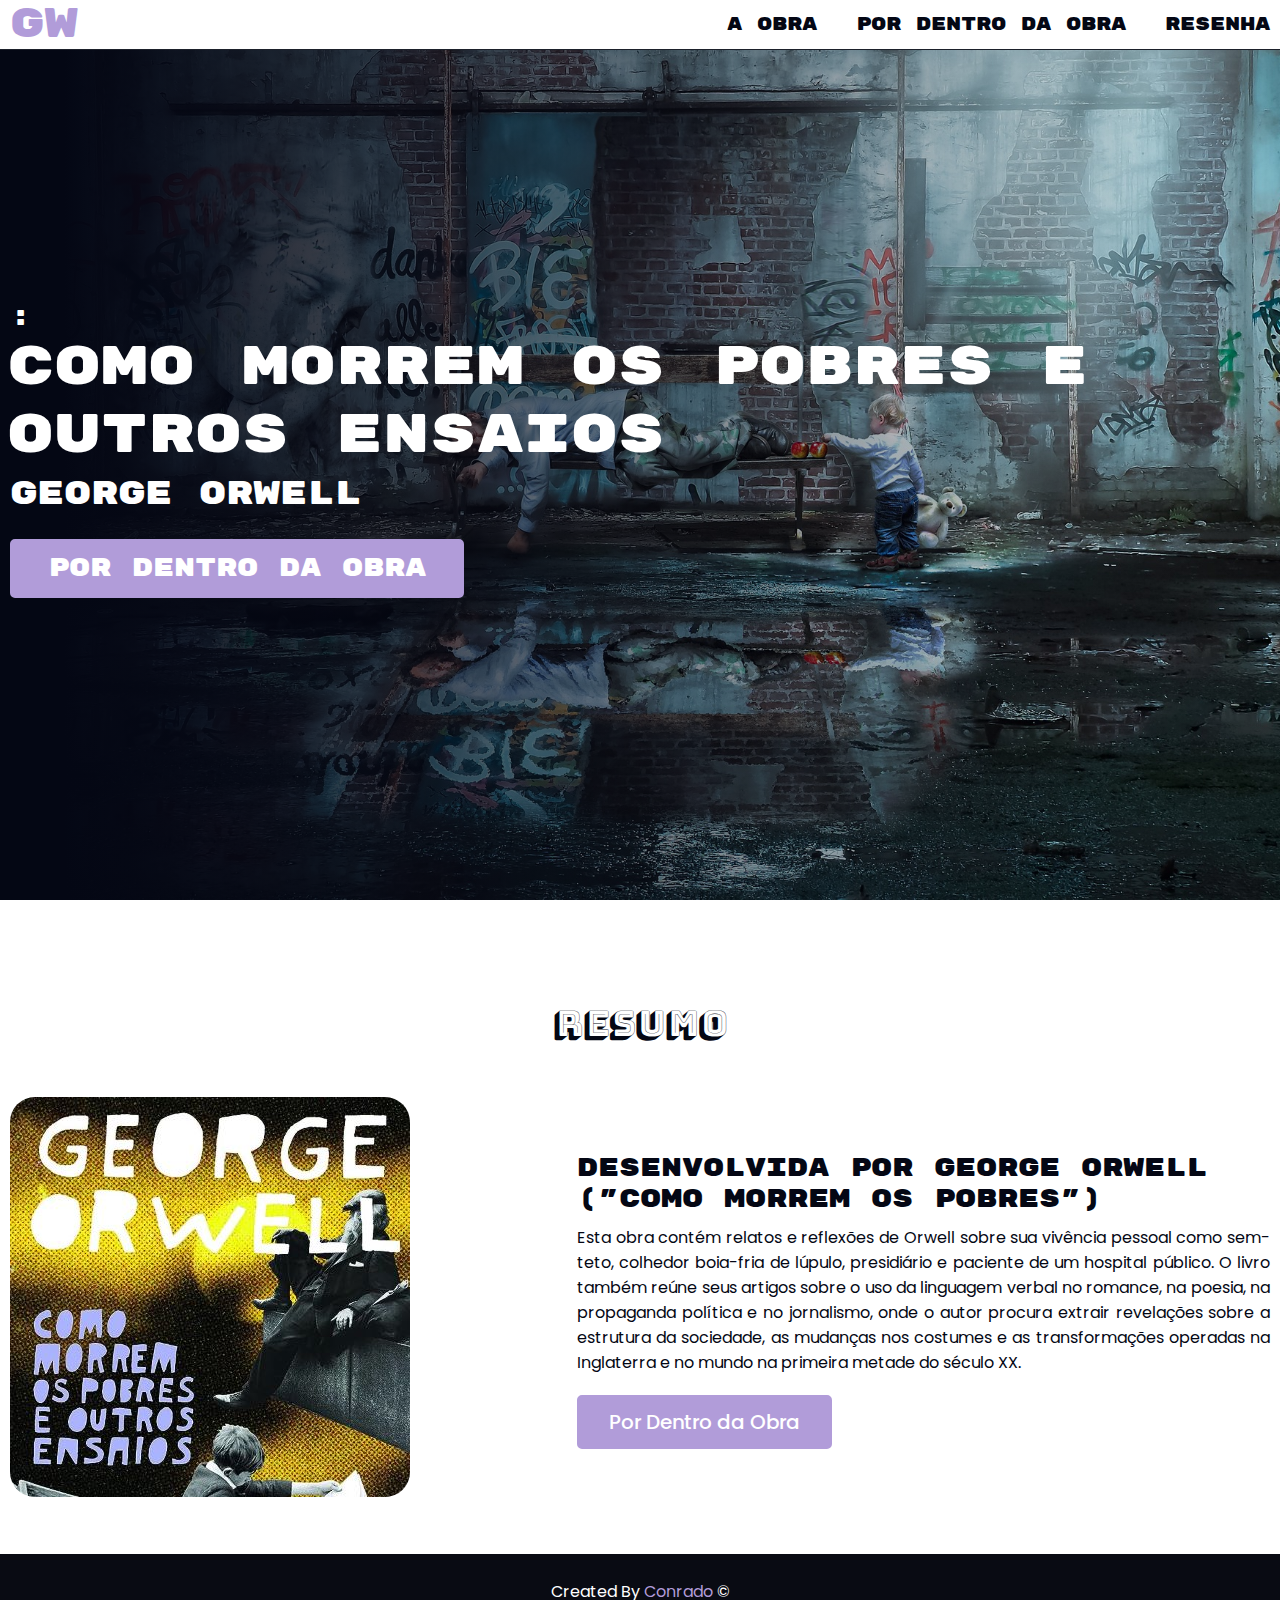
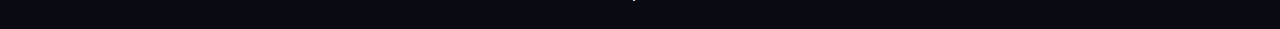
<file: index.html>
<!DOCTYPE html>
<html lang="pt-br">
<head>
    <meta charset="UTF-8">
    <meta name="viewport" content="width=device-width, initial-scale=1.0">
    <link rel="apple-touch-icon" sizes="180x180" href="images/apple-touch-icon.png">
    <link rel="icon" type="image/png" sizes="32x32" href="images/favicon-32x32.png">
    <link rel="icon" type="image/png" sizes="16x16" href="images/favicon-16x16.png">
    <link rel="manifest" href="images/site.webmanifest">
    <link rel="stylesheet" href="css/custom.css">
    <link rel="stylesheet" href="https://cdnjs.cloudflare.com/ajax/libs/font-awesome/6.0.0/css/all.min.css">
    <title>Como Morrem os pobres</title>
</head>
<body>
    <nav class="navbar">
        <div class="max-width">
            <div class="logo">
                <a href="index.html">gw</a>
            </div>
            <ul class="menu" id="menu-site">
                <li><a href="index.html">A Obra</a></li>
                <li><a href="por-dentro-da-obra.html">Por Dentro da Obra</a></li>
                <li><a href="resumo.html">Resenha</a></li>
            </ul>
            <div class="menu-btn" id="menu-btn">
                <i class="fa-solid fa-bars" id="menu-icon"></i>
            </div>
        </div>
    </nav>
    
    <section class="top">
        <div class="max-width">
            <div class="top-content">
               <div class="text-1">:</div> 
                <div class="text-2">Como morrem os Pobres e outros Ensaios</div>
                <div class="text-3">George Orwell</div>
                <a href="por-dentro-da-obra.html">Por Dentro da Obra</a>
            </div>
        </div>
    </section>

    <section class="premium">
        <div class="max-width">
            <h2 class="titulo">Resumo</h2>
            <div class="premium-conteudo">
                <div class="coluna esquerda">
                    <img src="images/livro.jpg" alt="servico premium" title="resumo da obra">
                </div>
                <div class="coluna direita">
                    <div class="text">Desenvolvida por George Orwell ("Como morrem os pobres")</div>
                    <p>Esta obra contém relatos e reflexões de Orwell sobre sua vivência pessoal como sem-teto, colhedor boia-fria de lúpulo, presidiário e paciente de um hospital público. O livro também reúne seus artigos sobre o uso da linguagem verbal no romance, na poesia, na propaganda política e no jornalismo, onde o autor procura extrair revelações sobre a estrutura da sociedade, as mudanças nos costumes e as transformações operadas na Inglaterra e no mundo na primeira metade do século XX.</p>
                    <a href="por-dentro-da-obra.html">Por Dentro da Obra</a>
                </div>
            </div>
        </div>
    </section>

    <footer>
        <span>Created By <a href="https://github.com/Conradiz" target="_blank">Conrado</a> &copy;</span>
    </footer>
    <script src="js/custom.js"></script>
</body>
</html>
</file>
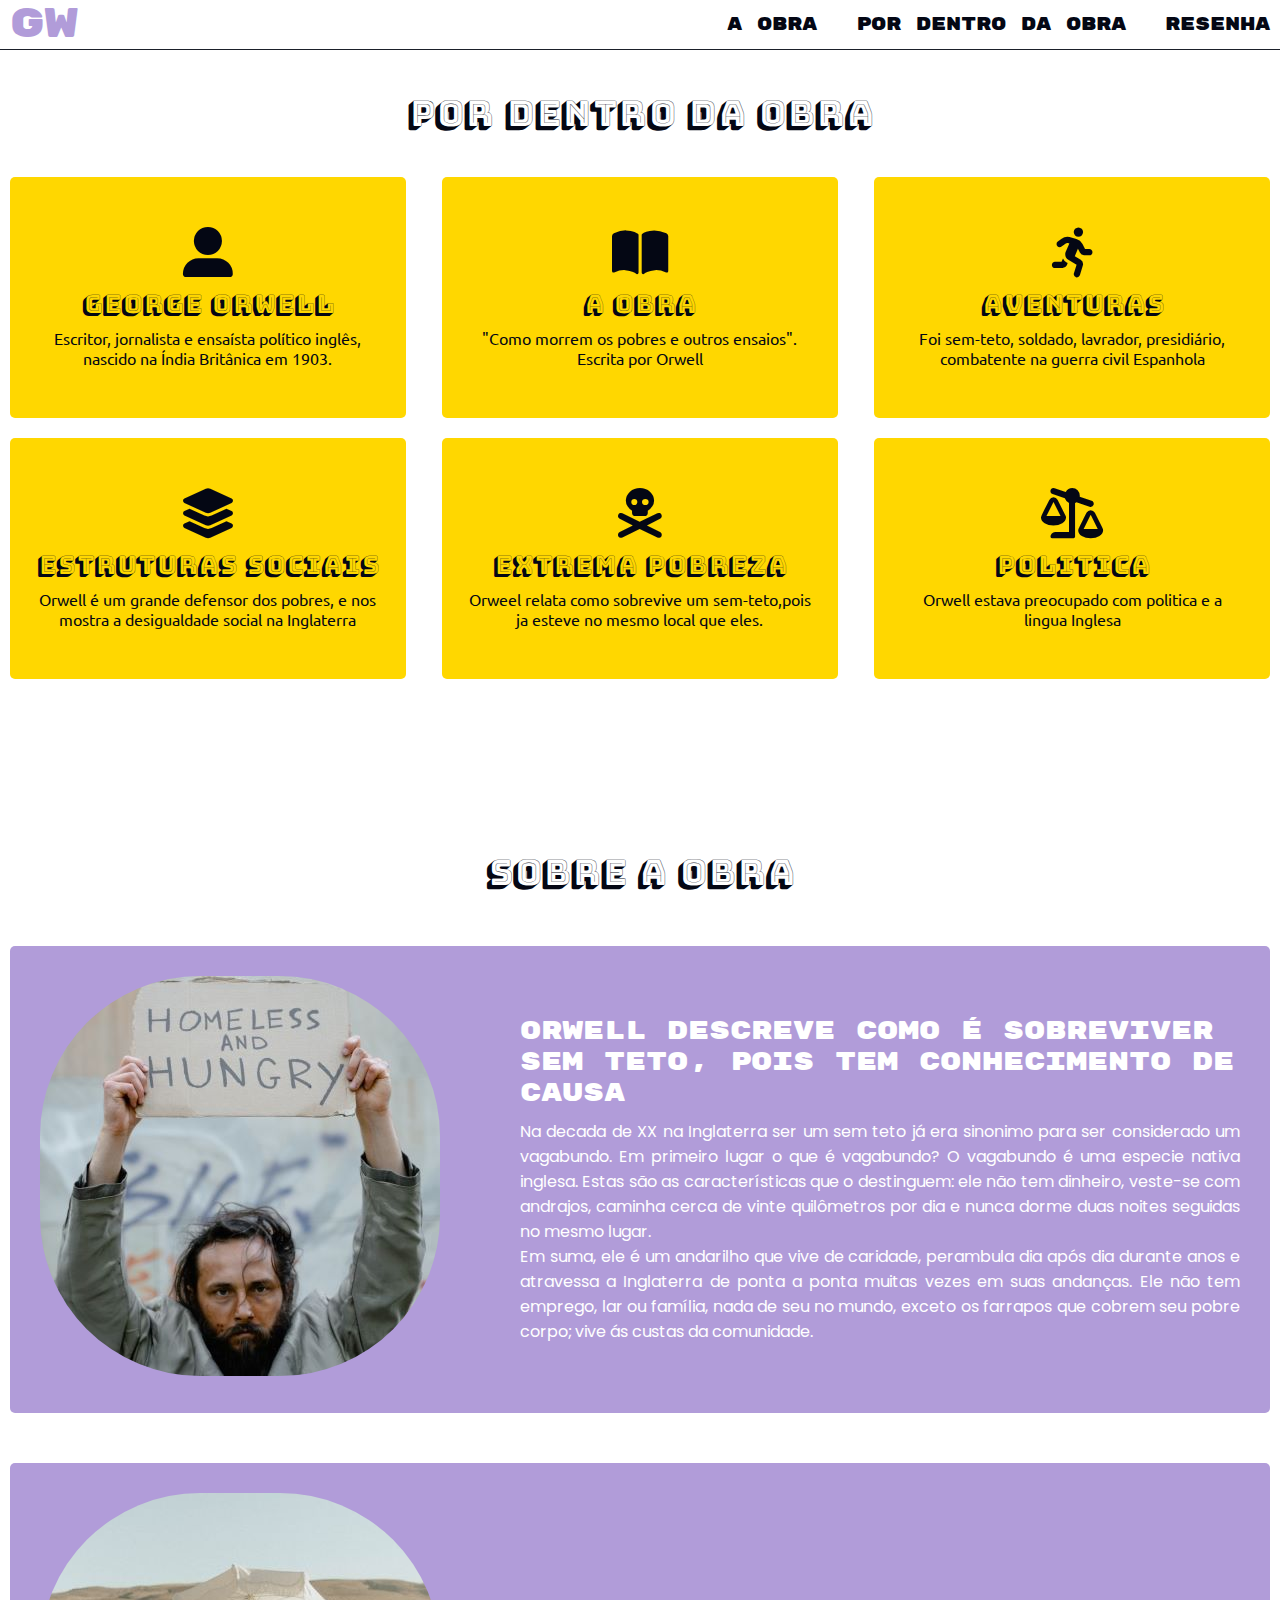
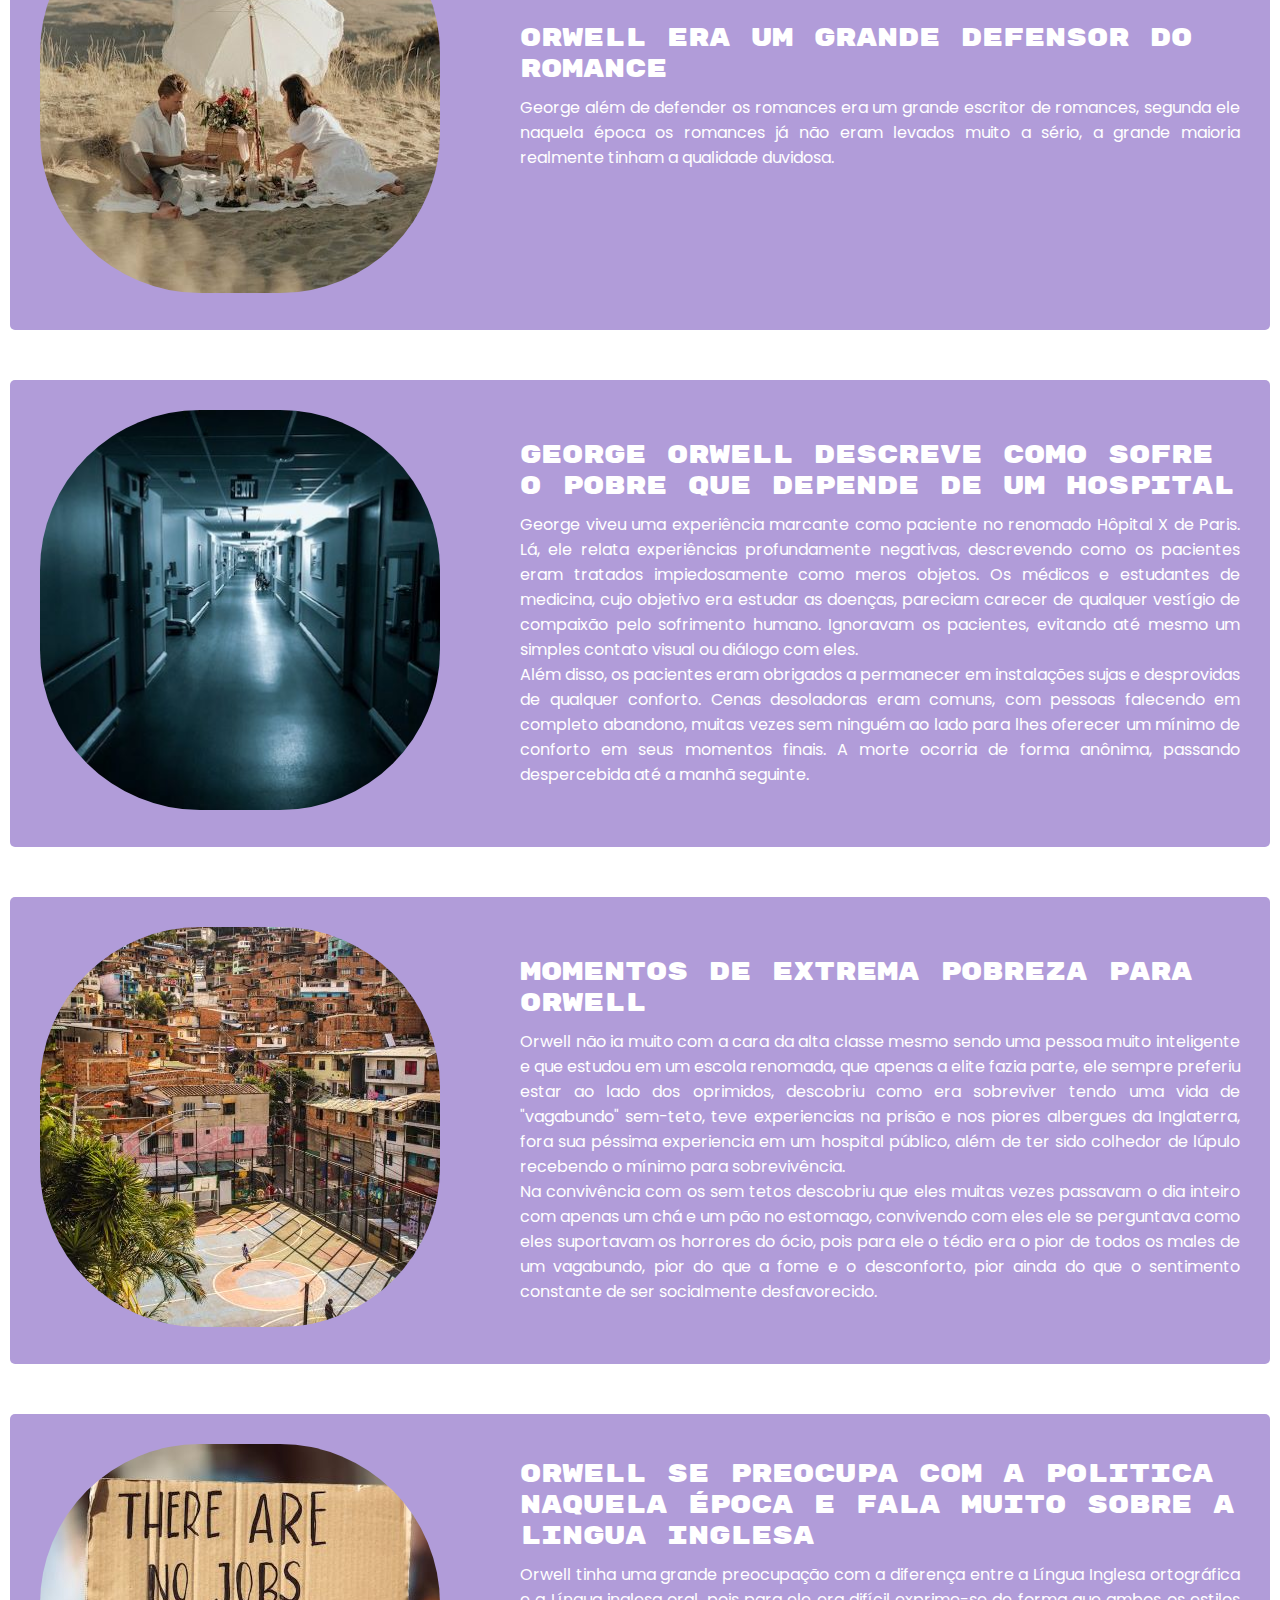
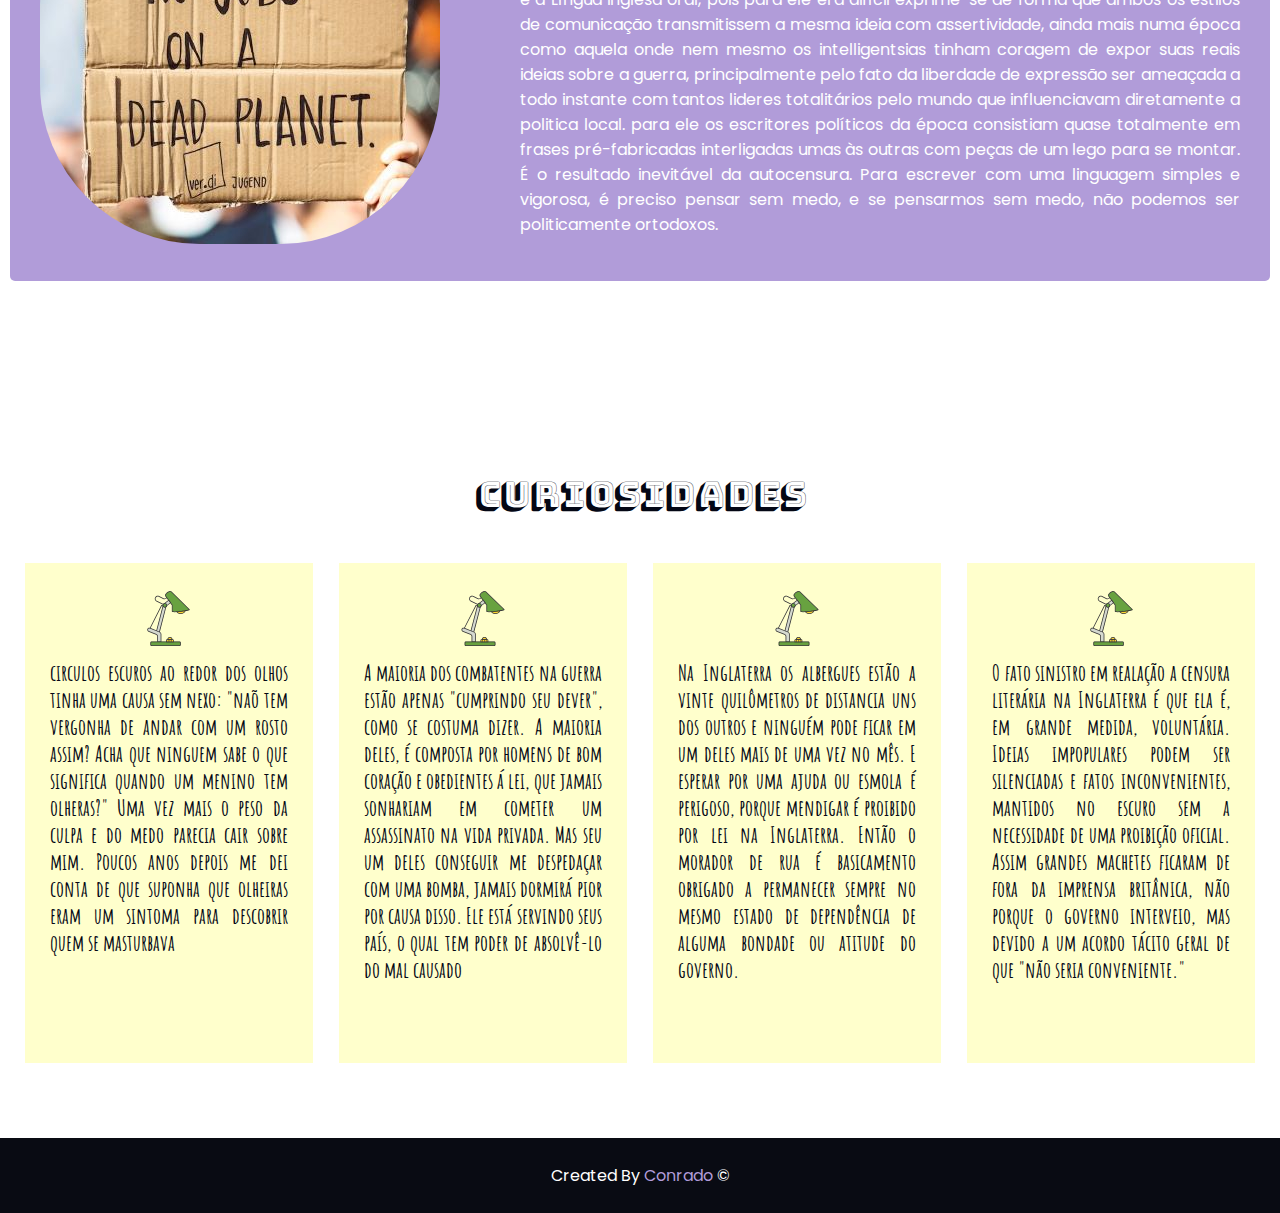
<file: por-dentro-da-obra.html>
<!DOCTYPE html>
<html lang="pt-br">
<head>
    <meta charset="UTF-8">
    <meta name="viewport" content="width=device-width, initial-scale=1.0">
    <link rel="apple-touch-icon" sizes="180x180" href="images/apple-touch-icon.png">
    <link rel="icon" type="image/png" sizes="32x32" href="images/favicon-32x32.png">
    <link rel="icon" type="image/png" sizes="16x16" href="images/favicon-16x16.png">
    <link rel="manifest" href="images/site.webmanifest">
    <link rel="stylesheet" href="css/custom.css">
    <link rel="stylesheet" href="https://cdnjs.cloudflare.com/ajax/libs/font-awesome/6.0.0/css/all.min.css">
    <title>Projeto - Layout</title>
</head>
<body>
    <nav class="navbar">
        <div class="max-width">
            <div class="logo">
                <a href="index.html">gw</a>
            </div>
            <ul class="menu" id="menu-site">
                <li><a href="index.html">A Obra</a></li>
                <li><a href="por-dentro-da-obra.html">Por Dentro da Obra</a></li>
                <li><a href="resumo.html">Resenha</a></li>
            </ul>
            <div class="menu-btn" id="menu-btn">
                <i class="fa-solid fa-bars" id="menu-icon"></i>
            </div>
        </div>
    </nav>
    <section class="servicos">
        <div class="max-width">
            <h2 class="titulo">Por Dentro da Obra</h2>
            <div class="serv-content">
                <div class="card">
                    <div class="box">
                        <i id="" class="fa-solid fa-user-large"></i>
                        <div class="text">George Orwell</div>
                        <p> Escritor, jornalista e ensaísta político inglês, nascido na Índia Britânica em 1903.</p>
                    </div>
                </div>
                <div class="card">
                    <div class="box">
                        <i id="" class="fa-solid fa-book-open"></i>
                        <div class="text">A Obra</div>
                        <p>"Como morrem os pobres e outros ensaios". Escrita por Orwell </p>
                    </div>
                </div>
                
                <div class="card">
                    <div class="box">
                        <i class="fa-solid fa-person-running"></i>
                        <div class="text">Aventuras</div>
                        <p>Foi sem-teto, soldado, lavrador, presidiário, combatente na guerra civil Espanhola</p>
                    </div>
                </div>
                <div class="card">
                    <div class="box">
                        <i class="fa-solid fa-layer-group"></i>
                        <div class="text">Estruturas Sociais</div>
                        <p> Orwell é um grande defensor dos pobres, e nos mostra a desigualdade social na Inglaterra </p>
                    </div>
                </div>
                <div class="card">
                    <div class="box">
                        <i class="fa-solid fa-skull-crossbones"></i>
                        <div class="text">Extrema pobreza</div>
                        <p>Orweel relata como sobrevive um sem-teto,pois ja esteve no mesmo local que eles.</p>
                    </div>
                </div>
                <div class="card">
                    <div class="box">
                        <i class="fa-solid fa-scale-unbalanced-flip"></i>
                        <div class="text">Politica</div>
                        <p>Orwell estava preocupado com politica e a lingua Inglesa</p>
                    </div>
                </div>
            </div>
        </div>
    </section>
   
    <section class="sobre">
        <div class="max-width">
            <h2 class="titulo">Sobre a Obra</h2>
            
            <div class="sobre-conteudo">
                <div class="coluna esquerda">
                    <img src="images/semteto.jpg" alt="Sobre Empresa">
                </div>
                <div class="coluna direita">
                    <div class="text">
                        Orwell descreve como é sobreviver sem teto, pois tem conhecimento de causa
                    </div>
                    <p>Na decada de XX na Inglaterra  ser um sem teto já era sinonimo para ser considerado um vagabundo. Em primeiro lugar o que é vagabundo? O vagabundo é uma especie nativa inglesa. Estas são as características que o destinguem: ele não tem dinheiro, veste-se com andrajos, caminha cerca de vinte quilômetros por dia e nunca dorme duas noites seguidas no mesmo lugar.<br> Em suma, ele é um andarilho que vive de caridade, perambula dia após dia durante anos e atravessa a Inglaterra de ponta a ponta muitas vezes em suas andanças. Ele não tem emprego, lar ou família, nada de seu no mundo, exceto os farrapos que cobrem seu pobre corpo; vive ás custas da comunidade.   </p>
                </div>
            </div>
            <div class="sobre-conteudo">
                <div class="coluna esquerda">
                    <img src="images/romance.jpg" alt="Sobre Empresa">
                </div>
                <div class="coluna direita">
                    <div class="text">
                        Orwell era um grande defensor do romance
                    </div>
                    <p>George além de defender os romances era um grande escritor de romances, segunda ele naquela época os romances já não eram levados muito a sério, a grande maioria realmente tinham a qualidade duvidosa.</p>
                </div>
            </div>
            <div class="sobre-conteudo">
                <div class="coluna esquerda">
                    <img src="images/hospital.jpg" alt="Sobre Empresa">
                </div>
                <div class="coluna direita">
                    <div class="text">
                        George Orwell descreve como sofre o pobre que depende de um hospital
                    </div>
                    <p>
                        George viveu uma experiência marcante como paciente no renomado Hôpital X de Paris. Lá, ele relata experiências profundamente negativas, descrevendo como os pacientes eram tratados impiedosamente como meros objetos. Os médicos e estudantes de medicina, cujo objetivo era estudar as doenças, pareciam carecer de qualquer vestígio de compaixão pelo sofrimento humano. Ignoravam os pacientes, evitando até mesmo um simples contato visual ou diálogo com eles.<br>
                        Além disso, os pacientes eram obrigados a permanecer em instalações sujas e desprovidas de qualquer conforto. Cenas desoladoras eram comuns, com pessoas falecendo em completo abandono, muitas vezes sem ninguém ao lado para lhes oferecer um mínimo de conforto em seus momentos finais. A morte ocorria de forma anônima, passando despercebida até a manhã seguinte.
                        </p>
                </div>
            </div>
            <div class="sobre-conteudo">
                <div class="coluna esquerda">
                    <img src="images/estrutura.jpg" alt="Sobre Empresa">
                </div>
                <div class="coluna direita">
                    <div class="text">
                        Momentos de extrema pobreza para Orwell 
                    </div>
                    <p>Orwell não ia muito com a cara da alta classe mesmo sendo uma pessoa muito inteligente e que estudou em um escola renomada, que apenas a elite fazia parte, ele sempre preferiu estar ao lado dos oprimidos, descobriu como era sobreviver tendo uma vida de "vagabundo" sem-teto, teve experiencias na prisão e nos piores albergues da Inglaterra, fora sua péssima experiencia em um hospital público, além de ter sido colhedor de lúpulo recebendo o mínimo para sobrevivência.<br> Na convivência com os sem tetos descobriu que eles muitas vezes passavam o dia inteiro com apenas um chá e um pão no estomago, convivendo com eles ele se perguntava como eles suportavam os horrores do ócio, pois para ele o tédio era o pior de todos os males de um vagabundo, pior do que a fome e o desconforto, pior ainda do que o sentimento constante de ser socialmente desfavorecido.</p>
                </div>
            </div>
            <div class="sobre-conteudo">
                <div class="coluna esquerda">
                    <img src="images/politica.jpg" alt="Sobre Empresa">
                </div>
                <div class="coluna direita">
                    <div class="text">
                        Orwell se preocupa com a Politica naquela época e fala muito sobre a lingua Inglesa
                    </div>
                    <p>
                        Orwell tinha uma grande preocupação com a diferença entre a Língua Inglesa ortográfica e a Língua inglesa oral, pois para ele era difícil exprime-se de forma que ambos os estilos de comunicação transmitissem a mesma ideia com assertividade, ainda mais numa época como aquela onde nem mesmo os intelligentsias tinham coragem de expor suas reais ideias sobre a guerra, principalmente pelo fato da liberdade de expressão ser ameaçada a todo instante com tantos lideres totalitários pelo mundo que influenciavam diretamente a politica local. para ele os escritores políticos da época consistiam quase totalmente em frases pré-fabricadas interligadas umas às outras com peças de um lego para se montar. É o resultado inevitável da autocensura. Para escrever com uma linguagem simples e vigorosa, é preciso pensar sem medo, e se pensarmos sem medo, não podemos ser politicamente ortodoxos.
                         </p>
                </div>
            </div>
        </div>
    </section>
    <section class="curiosidade">
        <div class="max-width">
            <h2 class="titulo-curio">Curiosidades</h2>
            <div class="conteudo-car">
                <div class="car">
                    <div class="inter">
                        <div class="iconn">
                            <img src="images/lamp.svg" alt="">
                        </div>
                        <p>circulos escuros ao redor dos olhos tinha uma causa sem nexo: "naõ tem vergonha de andar com um rosto assim? Acha que ninguem sabe o que significa quando um menino tem olheras?" Uma vez mais o peso da culpa e do medo parecia cair sobre mim. Poucos anos depois me dei conta de que suponha que olheiras eram um sintoma para descobrir quem se masturbava  </p>
                    </div>
                </div>
                <div class="car">
                    <div class="inter">
                        <div class="iconn">
                            <img src="images/lamp.svg" alt="">
                        </div>
                        <p>A maioria dos combatentes na guerra estão apenas "cumprindo seu dever", como se costuma dizer. A maioria deles, é composta por homens de bom coração e obedientes á lei, que jamais sonhariam em cometer um assassinato na vida privada. Mas seu um deles conseguir me despedaçar com uma bomba, jamais dormirá pior por causa disso. Ele está servindo seus país, o qual tem poder de absolvê-lo do mal causado </p>
                    </div>
                </div>
                <div class="car">
                    <div class="inter">
                        <div class="iconn">
                            <img src="images/lamp.svg" alt="">
                        </div>
                        <p>Na Inglaterra os albergues estão a vinte quilômetros de distancia uns dos outros e ninguém pode ficar em um deles mais de uma vez no mês. E esperar por uma ajuda ou esmola é perigoso, porque mendigar é proibido por lei na Inglaterra. Então o morador de rua é basicamento obrigado a permanecer sempre no mesmo estado de dependência de alguma bondade ou atitude do governo.</p>
                    </div>
                </div>
                <div class="car">
                    <div class="inter">
                        <div class="iconn">
                            <img src="images/lamp.svg" alt="">
                        </div>
                        <p> O fato sinistro em realação a censura literária na Inglaterra é que ela é, em grande medida, voluntária. Ideias impopulares podem ser silenciadas e fatos inconvenientes, mantidos no escuro sem a necessidade de uma proibição oficial. Assim grandes machetes ficaram de fora da imprensa britânica, não porque o governo interveio, mas devido a um acordo tácito geral de que "não seria conveniente." </p>
                    </div>
                </div>
            </div>
        </div>
    </section>
    <footer>
        <span>Created By <a href="https://github.com/Conradiz" target="_blank">Conrado</a> &copy;</span>
    </footer>
    <script src="js/custom.js"></script>
</body>
</html>
</file>
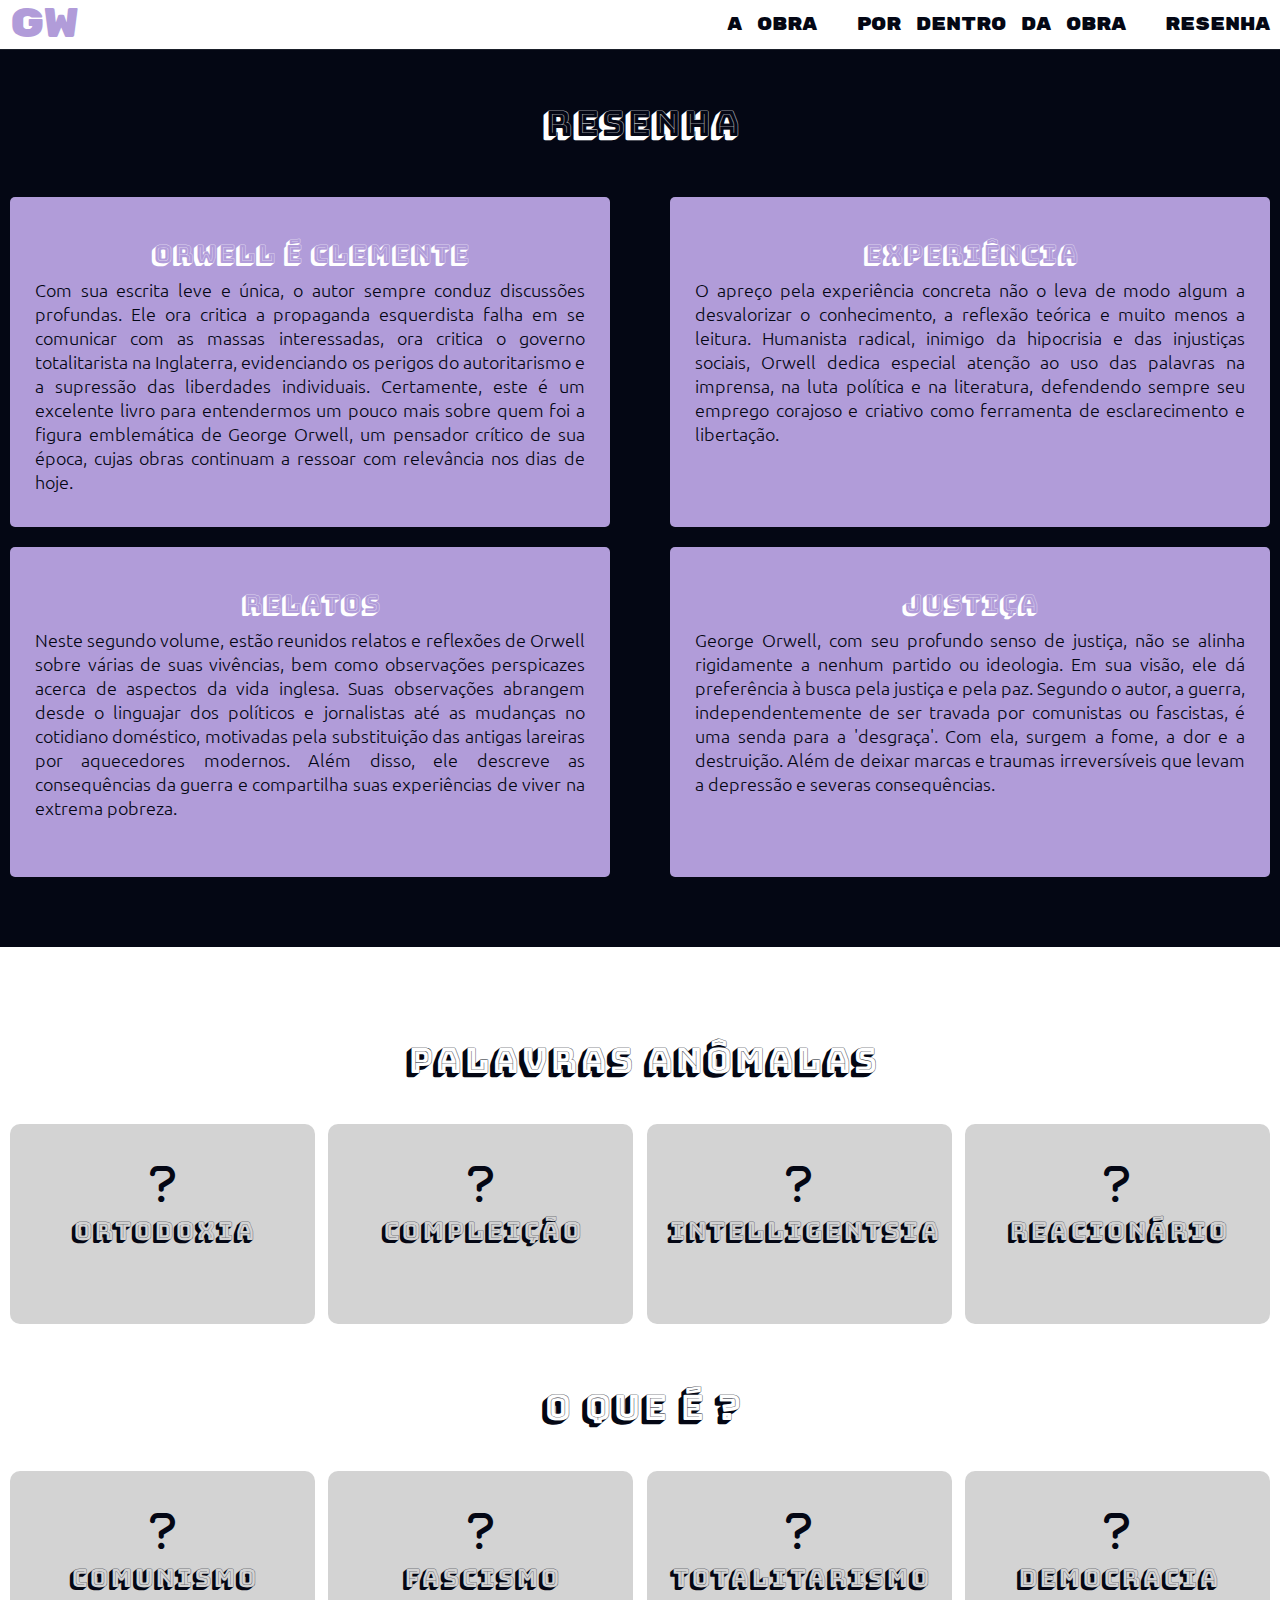
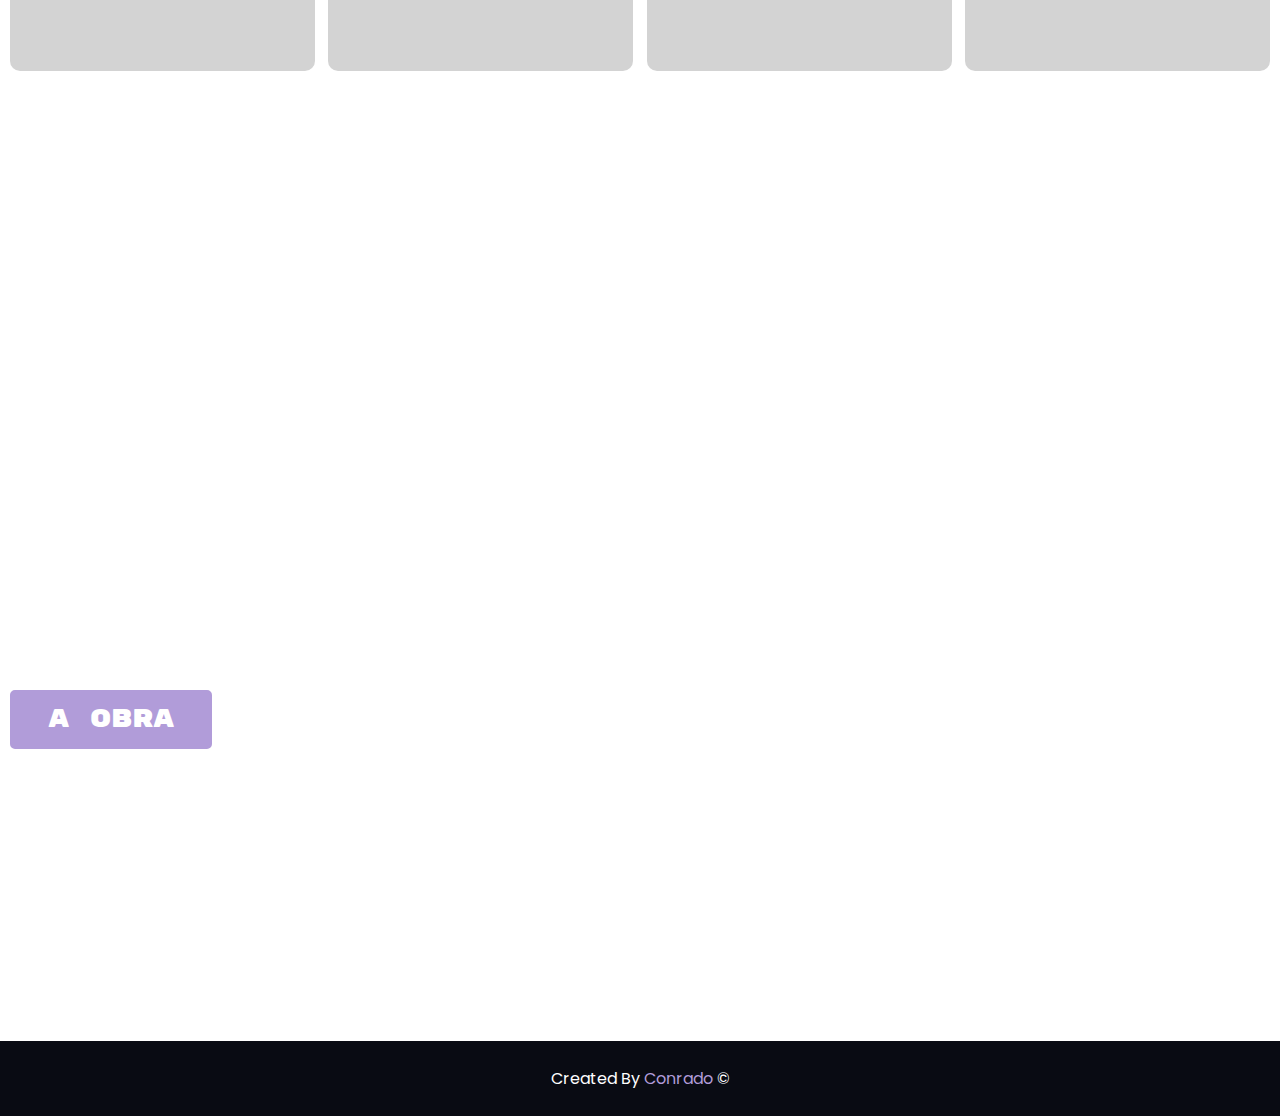
<file: resumo.html>
<!DOCTYPE html>
<html lang="pt-br">
<head>
    <meta charset="UTF-8">
    <meta name="viewport" content="width=device-width, initial-scale=1.0">
    <link rel="apple-touch-icon" sizes="180x180" href="images/apple-touch-icon.png">
    <link rel="icon" type="image/png" sizes="32x32" href="images/favicon-32x32.png">
    <link rel="icon" type="image/png" sizes="16x16" href="images/favicon-16x16.png">
    <link rel="manifest" href="images/site.webmanifest">
    <link rel="stylesheet" href="css/custom.css">
    <link rel="stylesheet" href="https://cdnjs.cloudflare.com/ajax/libs/font-awesome/6.0.0/css/all.min.css">
    <title>Projeto - Layout</title>
</head>
<body>
    <nav class="navbar">
        <div class="max-width">
            <div class="logo">
                <a href="index.html">gw</a>
            </div>
            <ul class="menu" id="menu-site">
                <li><a href="index.html">A Obra</a></li>
                <li><a href="por-dentro-da-obra.html">Por Dentro da Obra</a></li>
                <li><a href="resumo.html">Resenha</a></li>
            </ul>
            <div class="menu-btn" id="menu-btn">
                <i class="fa-solid fa-bars" id="menu-icon"></i>
            </div>
        </div>
    </nav>
        <section class="resenha">
            <div class="max-width">
                <h2 class="nome">Resenha</h2>
                <div class="conteud">
                    <div class="resun">
                        <div class="caixa">
                            <!--  <i id="" class="fa-solid fa-user-large"></i> -->    
                            <div class="texto"> Orwell é Clemente</div>
                            <p> Com sua escrita leve e única, o autor sempre conduz discussões profundas. Ele ora critica a propaganda esquerdista falha em se comunicar com as massas interessadas, ora critica o governo totalitarista na Inglaterra, evidenciando os perigos do autoritarismo e a supressão das liberdades individuais. Certamente, este é um excelente livro para entendermos um pouco mais sobre quem foi a figura emblemática de George Orwell, um pensador crítico de sua época, cujas obras continuam a ressoar com relevância nos dias de hoje.</p>
                            </div>
                    </div>
                    <div class="resun">
                        <div class="caixa">
                            <!--  <i id="" class="fa-solid fa-user-large"></i> -->    
                            <div class="texto">Experiência</div>
                            <p> O apreço pela experiência concreta não o leva de modo algum a desvalorizar o conhecimento, a reflexão teórica e muito menos a leitura. Humanista radical, inimigo da hipocrisia e das injustiças sociais, Orwell dedica especial atenção ao uso das palavras na imprensa, na luta política e na literatura, defendendo sempre seu emprego corajoso e criativo como ferramenta de esclarecimento e libertação.</p>
                            </div>
                    </div>
                    <div class="resun">
                        <div class="caixa">
                        <!--  <i id="" class="fa-solid fa-user-large"></i> -->    
                        <div class="texto">relatos</div>
                        <p> Neste segundo volume, estão reunidos relatos e reflexões de Orwell sobre várias de suas vivências, bem como observações perspicazes acerca de aspectos da vida inglesa. Suas observações abrangem desde o linguajar dos políticos e jornalistas até as mudanças no cotidiano doméstico, motivadas pela substituição das antigas lareiras por aquecedores modernos. Além disso, ele descreve as consequências da guerra e compartilha suas experiências de viver na extrema pobreza.</p>
                        </div>
                    </div>
                    <div class="resun">
                        <div class="caixa">
                        <!--  <i id="" class="fa-solid fa-user-large"></i> -->    
                        <div class="texto">justiça</div>
                        <p>George Orwell, com seu profundo senso de justiça, não se alinha rigidamente a nenhum partido ou ideologia. Em sua visão, ele dá preferência à busca pela justiça e pela paz. Segundo o autor, a guerra, independentemente de ser travada por comunistas ou fascistas, é uma senda para a 'desgraça'. Com ela, surgem a fome, a dor e a destruição. Além de deixar marcas e traumas irreversíveis que levam a depressão e severas consequências.</p>
                        </div>
                    </div>
                </div>
            </div>
        </section>
        <!--                                                                
        

        -->
        <section class="palavra">
        <div class="max-width">
            <h2 class="titul">Palavras Anômalas</h2>
            <div class="pala-content">
                <div class="cardi">
                    <div class="boxi" onmouseover="altera()" onmouseout="volta()">
                        <i class="fa-solid fa-question"></i>
                        <div class="texti">Ortodoxia</div>
                        <p id="msg"> <!-- Escritor, jornalista e ensaísta político inglês, nascido na Índia Britânica em 1903. --></p>
                    </div>
                </div>
                <div class="cardi">
                    <div class="boxi" onmouseover="altera2()" onmouseout="volta2()">
                        <i class="fa-solid fa-question"></i>
                        <div class="texti">Compleição</div>
                        <p id="msg2"></p>
                    </div>
                </div>
                <div class="cardi">
                    <div class="boxi" onmouseover="altera3()" onmouseout="volta3()">
                        <i class="fa-solid fa-question"></i>
                        <div class="texti">Intelligentsia</div>
                        <p id="msg3"></p>
                    </div>
                </div>
                <div class="cardi">
                    <div class="boxi" onmouseover="altera4()" onmouseout="volta4()">
                        <i class="fa-solid fa-question"></i>
                        <div class="texti">Reacionário</div>
                        <p id="msg4"></p>
                    </div>
                </div>
            </div>
            <h2 class="titul">O que é ?</h2>
            <div class="pala-content">
                <div class="cardi">
                    <div class="boxi" onmouseover="altera5()" onmouseout="volta5()" >
                        <i class="fa-solid fa-question"></i>
                        <div class="texti">Comunismo</div>
                        <p id="msg5"></p>
                    </div>
                </div>
                <div class="cardi">
                    <div class="boxi" onmouseover="altera6()"  onmouseout="volta6()">
                        <i class="fa-solid fa-question"></i>
                        <div class="texti">Fascismo</div>
                        <p id="msg6"></p>
                    </div>
                </div>
                <div class="cardi">
                    <div class="boxi" onmouseover="altera7()" onmouseout="volta7()">
                        <i class="fa-solid fa-question"></i>
                        <div class="texti">Totalitarismo</div>
                        <p id="msg7"></p>
                    </div>
                </div>
                <div class="cardi">
                    <div class="boxi" onmouseover="altera8()" onmouseout="volta8()">
                        <i class="fa-solid fa-question"></i>
                        <div class="texti">Democracia</div>
                        <p id="msg8"></p>
                    </div>
                </div>
            </div>
        </div>
    </section>

        <!--                                                     

        -->
        <section class="base">
            <div class="max-width">
                <div class="base-conteudo">
                    <div class="texto-3"> Uma obra que conta com fatos verídicos a vivência de George, os ensaios redigidos pelo mesmo são considerados os melhores entre suas obras, pois ele transmite e demonstra veracidade já que teve sua participação direta nos acontecimentos argumentados por ele na obra, derrama sobre o leitor, um tom de percepçao da realidade, porque tais fatos narrados foram vivenciados pelo autor. </div>
                    <a href="index.html">A obra</a>
                </div>
            </div>
        </section>
    <footer>
        <span>Created By <a href="https://github.com/Conradiz" target="_blank">Conrado</a> &copy;</span>
    </footer>
    
    <script src="js/custom.js"></script>
</body>
</html>
</file>
<file: css/custom.css>
@import url('https://fonts.googleapis.com/css2?family=Amatic+SC:wght@400;700&family=Bungee+Shade&family=Poppins:wght@400;500;600;700&family=Rubik+Mono+One&family=Ubuntu:wght@300;400;500;700&display=swap');

*{
    margin: 0;
    padding: 0;
    box-sizing: border-box;
    text-decoration: none;
}
:root {
    --main-color: #040714;
    --site-color: #fff;
    --active-color: #b19cd9;
    --first-color: #08132f;
    --second-color: #090b13;
    --new-color: #FFD700;
    --pala-color: #D3D3D3;
    --livro-color: #ffFFcc;

}
body{
    background-color: var(--site-color);
    color: var(--main-color);
    font-family: 'Rubik Mono One', sans-serif; 
}

.max-width{
    max-width: 1300px;
    padding: 0 10px;
    margin: auto;
}
/*inicio do menu*/
.navbar .logo a{
    color: var(--active-color) ;
    font-size: 40px;
    font-weight: 500;
} 

.navbar{
    position: fixed;
    width: 100%;
    z-index: 999;
    padding: 20p 0;
    font-family: 'Rubik Mono One', sans-serif;
    background-color: var(--site-color);
    border-bottom:solid #1b202a 1px ;
}

.navbar .max-width {
    display: flex;
    align-items: center;
    justify-content: space-between;
}
.navbar .menu li{
    list-style: none;
    display: inline-block;   
}
.navbar .menu li a{
    display: block;
    color: var(--main-color);   
    font-size: 18px;
    font-weight: 400;
    margin-left: 25px;
}
.menu-btn {
    color: var(--main-color);
    font-size: 23px;
    cursor: pointer;
    display: none;
}
@media (max-width: 947px){
    .menu-btn {
        display: block;
        z-index: 999;
    }
    .navbar .menu {
        background-color: var(--site-color);
        position: fixed;
        height: 100vh;
        width: 100%;
        left: -100%;
        top: 0;
        text-align: center;
        padding: 80px;
        transition: all 0.3s ease;
    }
    #menu-site.active{
        left: 0;
    }
    .navbar .menu li{
        display: block;
    }
    .navbar .menu li a{
        display: inline-block;
        margin: 13px 0;
        font-size: 25px;
    }
}
/*final do menu*/

/*inicio do topo*/
section {
    padding: 50px 0;
}
@media(max-width: 690px){
    section{
        padding: 20px 0;
    }
}
.top {
    color: var(--site-color);
    display: flex;
    background: linear-gradient(to right, var(--main-color) 5%, rgb(224, 225, 255,0 )),url("../images/bannertwo.jpg") no-repeat center;
    height: 100vh;
    min-height: 500px;
    /* background-size especifica o tamanho das imagens de fundo o cover faz com que ocupe todo o espaço */
    background-size: cover;
    background-attachment: fixed;
    font-family: 'Rubik Mono One', sans-serif;
    /* background: url("../images/banner.jpg") no-repeat center;*/
}
.top .max-width{
    width: 100%;
    display: flex;
}

.top .top-content .text-1{
    font-size: 25px;
}
.top .top-content .text-2{
    font-size: 55px;
    font-weight: 400;
    margin-left: -3px;
}
.top .top-content .text-3{
    font-size: 32px;
    margin: 5px 0;
}
.top .top-content a{
    display: inline-block;
    background-color: var(--active-color);
    color: var(--site-color);
    font-size: 25px;
    padding: 12px 36px;
    margin-top: 20px;
    font-weight: 300;
    border-radius: 5px;
    border: 2px solid var(--active-color);
    transition: all 0.5s ease;
}

.top .top-content a:hover {
    color: var(--active-color);
    background: none;
}
/*estilizando a parte de serviços*/
.servicos{
    color: var(--main-color);
    background-color: var(--site-color);
    font-family: 'Bungee Shade',sans-serif;
}
.servicos .titulo{
    text-align: center;
    margin: 40px 0;
    font-weight: 400;
    font-size: 35px;
}

.servicos .serv-content{
    display: flex;
    flex-wrap: wrap;
    align-items: center;
    justify-content: space-between;
    font-family: 'Bungee Shade', sans-serif;
}
.servicos .serv-content .card{
width: calc(33% - 20px) ;
background-color: var(--new-color);
text-align: center;
border-radius: 5px;
padding: 50px 25px;
cursor: pointer;
transition: all 0.5s ease;
margin-bottom: 20px;
}
.servicos .serv-content .card .text{
    font-family: 'Bungee Shade', sans-serif;
}
.servicos .serv-content p{
    font-family: 'Ubuntu', sans-serif;
}
/*Altera a cor de fundo do cartao quando passa o mouse*/
.servicos .serv-content .card:hover{
   background-color: rgb(224, 225, 255,0 ); 
}
.servicos .serv-content .card i{
    font-size: 50px;
    color: var(--main-color);
    transition: all 0.5s ease;
}
.servicos .serv-content .card:hover i{
    color: var(--main-color);
}
.servicos .serv-content .card .box{
    transition: all 0.5s ease;
}
.servicos .serv-content .card:hover .box{
    transform: scale(1.05);
}
.servicos .serv-content .card .text{
    font-size: 25px;
    font-weight: 500;
    margin: 10px 0 7px 0;
}
@media (max-width: 947px){
    .servicos .serv-content .card{
        width: calc(50% - 10px);
        height: 300px;
        margin-bottom: 20px;
    }
}
@media (max-width: 690px){
    .servicos .serv-content .card{
        width: 100%;
    }
}
/*final da seção servicos*/

/*inicio da seção servico premium*/

/*atrinuindo a cor do texto, cor de fundo e font a section premium*/
.premium{
    color: var(--main-color);
    background: var(--site-color);
    font-family: 'Poppins', sans-serif;
}
/*estilizando o titulo da section premium*/
.premium .titulo{
    text-align: center;
    margin: 50px 0;
    font-weight: 400;
    font-size: 35px;
    font-family: 'Bungee Shade', sans-serif;
}
/*tornando o conteudo flexivel*/
.premium .premium-conteudo{
    display: flex;
    flex-wrap: wrap;
    align-items: center;
    justify-content: space-between;
}
.premium .premium-conteudo .esquerda{
    width: 45%;
}

.premium .premium-conteudo .esquerda img{
    width: 400px;
    height: 400px;
    object-fit: cover;
    border-radius: 25px;
}
.premium .premium-conteudo .direita{
    width: 55%;
}
.premium .premium-conteudo .direita .text{
    font-size: 25px;
    font-weight: 400;
    margin-bottom: 10px;
    font-family: 'Rubik Mono One', sans-serif; 
}
.premium .premium-conteudo .direita p{
    text-align: justify;
}
.premium .premium-conteudo .direita a{
    display: inline-block;
    background: var(--active-color);
    color: var(--site-color);
    font-size: 20px;
    font-weight: 500;
    padding: 10px 30px;
    margin-top: 20px;
    border-radius: 5px;
    border: 2px solid var(--active-color);
}
.premium .premium-conteudo .direita a:hover{
    color: var(--active-color);
    background: none;
}
@media (max-width: 1104px){
    .premium .premium-conteudo .esquerda img{
        width: 350px;
        height:350px ;
    }
}
@media (max-width: 947px){
    .premium .premium-conteudo .coluna{
        width: 100%;
    }
    .premium .premium-conteudo .esquerda{
        display: flex;
        justify-content: center;
        margin: 0 auto 60px;
    }
    .premium .premium-conteudo .direita{
        flex: 100% ;
    }
}
/*final do conteudo premium*/

/*inicio do rodape*/
footer{
    background-color: var(--second-color);
    padding: 25px 23px;
    color: var(--site-color);
    text-align: center;
    font-family: 'Poppins', sans-serif;
}
footer span a{
    color: var(--active-color);
}
footer span a:hover{
    color: var(--site-color);
}
/*final do footer*/

/*inicio da pagina sobre a obra*/

.sobre {
    color: var(--main-color);
    background: var(--site-color);
    font-family: 'Poppins', sans-serif;
}
.sobre .titulo{
    text-align: center;
    margin-bottom: 50px;
    font-weight: 400;
    font-size: 35px;
    padding-top: 50px;
    font-family: 'Bungee Shade', sans-serif ;
}
.sobre .sobre-conteudo{
    display: flex;
    flex-wrap: wrap;
    align-items: center;
    justify-content: space-between;
    margin-bottom: 50px;
    background: var(--active-color);
    border-radius: 5px;
    padding: 30px;
}
.sobre .sobre-conteudo .esquerda{
    width: 40%;
}
.sobre .sobre-conteudo .esquerda img{
    width: 400px;
    height: 400px;
    object-fit: cover;
    border-radius: 40%;
}
.sobre .sobre-conteudo .direita{
    width: 60%;
}
.sobre .sobre-conteudo .direita .text{
    font-size: 25px;
    font-weight: 400;
    margin-bottom: 10px;
    color: var(--site-color);
    font-family: 'Rubik Mono One', sans-serif;
    
}
.sobre .sobre-conteudo .direita p{
    text-align: justify;
    color: var(--site-color);
}
@media(max-width:1104px){
    .sobre .sobre-conteudo .esquerda img{
        width: 300px;
        height: 300px;
        border-radius: 40%;
    }
    .sobre .sobre-conteudo .direita{
        padding-left: 10px;
    }
}
@media (max-width:947px){
    .sobre .sobre-conteudo .coluna {
        width: 100%;
    }
    .sobre .sobre-conteudo .esquerda{
        display: flex;
        justify-content: center;
        margin: 0 auto 60px;
    }
    .sobre .sobre-conteudo .direita{
        flex: 100%;
        padding-left: 0;
    }
}
@media(max-width:670px){
    .sobre .titulo{
        margin-top: 30px;
    }
}

/*final da pagina sobre empresa*/

/*inicio da pagina resenha*/
.resenha{
    color: var(--site-color );
    background: var(--main-color);
    font-family: 'Poppins', sans-serif;
}
/*estilizando o titulo da section resenha*/
.resenha .nome{
    text-align: center;
    margin: 50px 0;
    font-weight: 400;
    font-size: 35px;
    font-family: 'Bungee Shade', sans-serif;
}
.resenha .conteud{
    display: flex;
    flex-wrap: wrap;
    align-items: center;
    justify-content: space-between;
    font-family: 'Bungee Shade', sans-serif;
}
.resenha .conteud .resun{
width: calc(50% - 30px) ;
background-color: var(--active-color);
text-align: center;
border-radius: 5px;
padding: 30px 25px;
cursor: pointer;
transition: all 0.5s ease;
margin-bottom: 20px;
min-height: 330px;
}
.resenha .conteud .resun .texto{
    font-family: 'Bungee Shade', sans-serif;
}
.resenha .conteud p{
    font-family: 'Ubuntu', sans-serif;
    color: var(--main-color);
}
/*Altera a cor de fundo do cartao quando passa o mouse*/
.resenha .conteud .resun:hover{
    background-color: rgb(224, 225, 255,0 ); 
 }
 .resenha .conteud .resun i{
     font-size: 50px;
     color: var(--main-color);
     transition: all 1.0s ease;
 }
 .resenha .conteud .resun:hover p{
     color: var(--site-color);
 }
 .resenha .conteud .resun .caixa{
     transition: all 0.5s ease;
 }
 .resenha .conteud .resun:hover .caixa{
     transform: scale(1.10);
 }
 .resenha .conteud .resun .texto{
     font-size: 25px;
     font-weight: 500;
     margin: 10px 0 7px 0;
 }
 .resenha .conteud .resun p{
    font-size: 18px;
    font-weight: 300;
    text-align: justify;
   /* text-indent: 25px; */
}
 @media (max-width: 947px){
    .resenha .serv-content .resun{
        width: calc(50% - 20px);
        height: 300px;
        margin-bottom: 20px;
    }
}
@media (max-width: 690px){
    .resenha .conteud .resun{
        width: 100%;
    }
}
/* Base da resenha*/
.base {
    color: var(--site-color);
    display: flex;
    background: linear-gradient(to right, var(--main-color) 3%, rgba(109, 128, 224, 0)),url("../images/parlamento.jpg") no-repeat center ;
    height: 100vh;
    min-height: 500px;
    /* background-size especifica o tamanho das imagens de fundo o cover faz com que ocupe todo o espaço */
    background-size: cover;
    background-attachment: fixed;
    font-family: 'Rubik Mono One', sans-serif;
    /* background: url("../images/banner.jpg") no-repeat center;*/
}
.base .max-width{
    width: 100%;
    display: flex;
}

.base .base-conteudo .texto-3{
    font-size: 25px;
    margin: 5px 0;
    text-align: justify;
}
.base .base-conteudo a{
    display: inline-block;
    background-color: var(--active-color);
    color: var(--site-color);
    font-size: 25px;
    padding: 12px 36px;
    margin-top: 30px;
    font-weight: 300;
    border-radius: 5px;
    border: 2px solid var(--active-color);
    transition: all 0.5s ease;
}

.base .base-conteudo a:hover {
    color: var(--active-color);
    background: none;
}

@media(max-width: 690px){
    .base .base-conteudo .texto-3{
        font-size: 15px;
        margin: 5px 0;
    }
}
/*Estilizando Palavras dentro de Resenha*/

.palavra{
    color: var(--main-color);
    background-color: var(--site-color);
    font-family: 'Bungee Shade',sans-serif;
}
.palavra .titul{
    text-align: center;
    margin: 40px 0;
    font-weight: 400;
    font-size: 35px;
}

.palavra .pala-content{
    display: flex;
    flex-wrap: wrap;
    align-items: center;
    justify-content: space-between;
    font-family: 'Bungee Shade', sans-serif;
}
.palavra .pala-content .cardi{
width: calc(25% - 10px) ;
background-color: var(--pala-color);
text-align: center;
border-radius: 10px;
padding: 40px 20px;
cursor: pointer;
transition: all 0.5s ease;
margin-bottom: 20px;
min-height: 200px;
}
.palavra .pala-content .cardi .texti{
    font-family: 'Bungee Shade', sans-serif;
}
.palavra .pala-content p{
    font-family: 'Ubuntu', sans-serif;
}
/*Altera a cor de fundo do cartao quando passa o mouse*/
.palavra .pala-content .cardi:hover{
   background-color: rgb(224, 225, 255,0 ); 
}
.palavra .pala-content .cardi i{
    font-size: 40px;
    color: var(--main-color);
    transition: all 0.5s ease;
}
.palavra .pala-content .cardi:hover i{
    color: var(--main-color);
}
.palavra .pala-content .cardi .boxi{
    transition: all 0.5s ease;
}
.palavra .pala-content .cardi:hover .boxi{
    transform: scale(1.05);
}
.palavra .pala-content .cardi .texti{
    font-size: 25px;
    font-weight: 500;
    margin: 10px 0 7px 0;
}
@media (max-width: 947px){
    .palavra .pala-content .cardi{
        width: calc(50% - 10px);
        height: 300px;
        margin-bottom: 20px;
    }
}
@media (max-width: 690px){
    .palavra .pala-content .cardi{
        width: 100%;
    }
}

/*estilizando a curiosidade*/
.curiosidade{
    color: var(--main-color) ;
    background-color: var(--site-color) ;
    font-family: 'Bungee Shade', sans-serif ;
}

.curiosidade .titulo-curio{
    text-align: center;
    margin: 40px 0;
    font-weight: 400;
    font-size: 35px;
}
.curiosidade .conteudo-car{
    display: flex;
    flex-wrap: wrap;
    align-items: center;
    justify-content: space-between;
    font-family: 'Bungee Shade', sans-serif;
    padding: 5px 15px;
}
.curiosidade .conteudo-car .car{
    width: calc(25% - 20px) ;
    background: var(--livro-color);
    text-align: center;
    border-radius: 0px;
    padding: 20px 25px;
    cursor: pointer;
    transition: all 0.5s ease;
    margin-bottom: 20px;
    min-height: 500px;
}
.curiosidade .conteudo-car p{
    font-family: 'Amatic SC', sans-serif;
    color:var(--main-color);
    text-align: justify;
    font-size: 22px;
    font-weight: 700;
}

.iconn img{
    width: calc(30%);
}
@media (max-width: 947px){
    .curiosidade .conteudo-car {
        padding: 5px 50px;
    }
    .curiosidade .conteudo-car .car{
        width: calc(50% - 20px);
        height: 300px;
        margin-bottom: 20px;
    }
}
@media (max-width: 690px){
    .curiosidade .conteudo-car {
        padding: 5px 40px;
    }
}
@media (max-width: 690px){
    .curiosidade .conteudo-car .car{
        width: 100%;
        text-align: center;
        min-height: 500px;
    }
}
</file>
